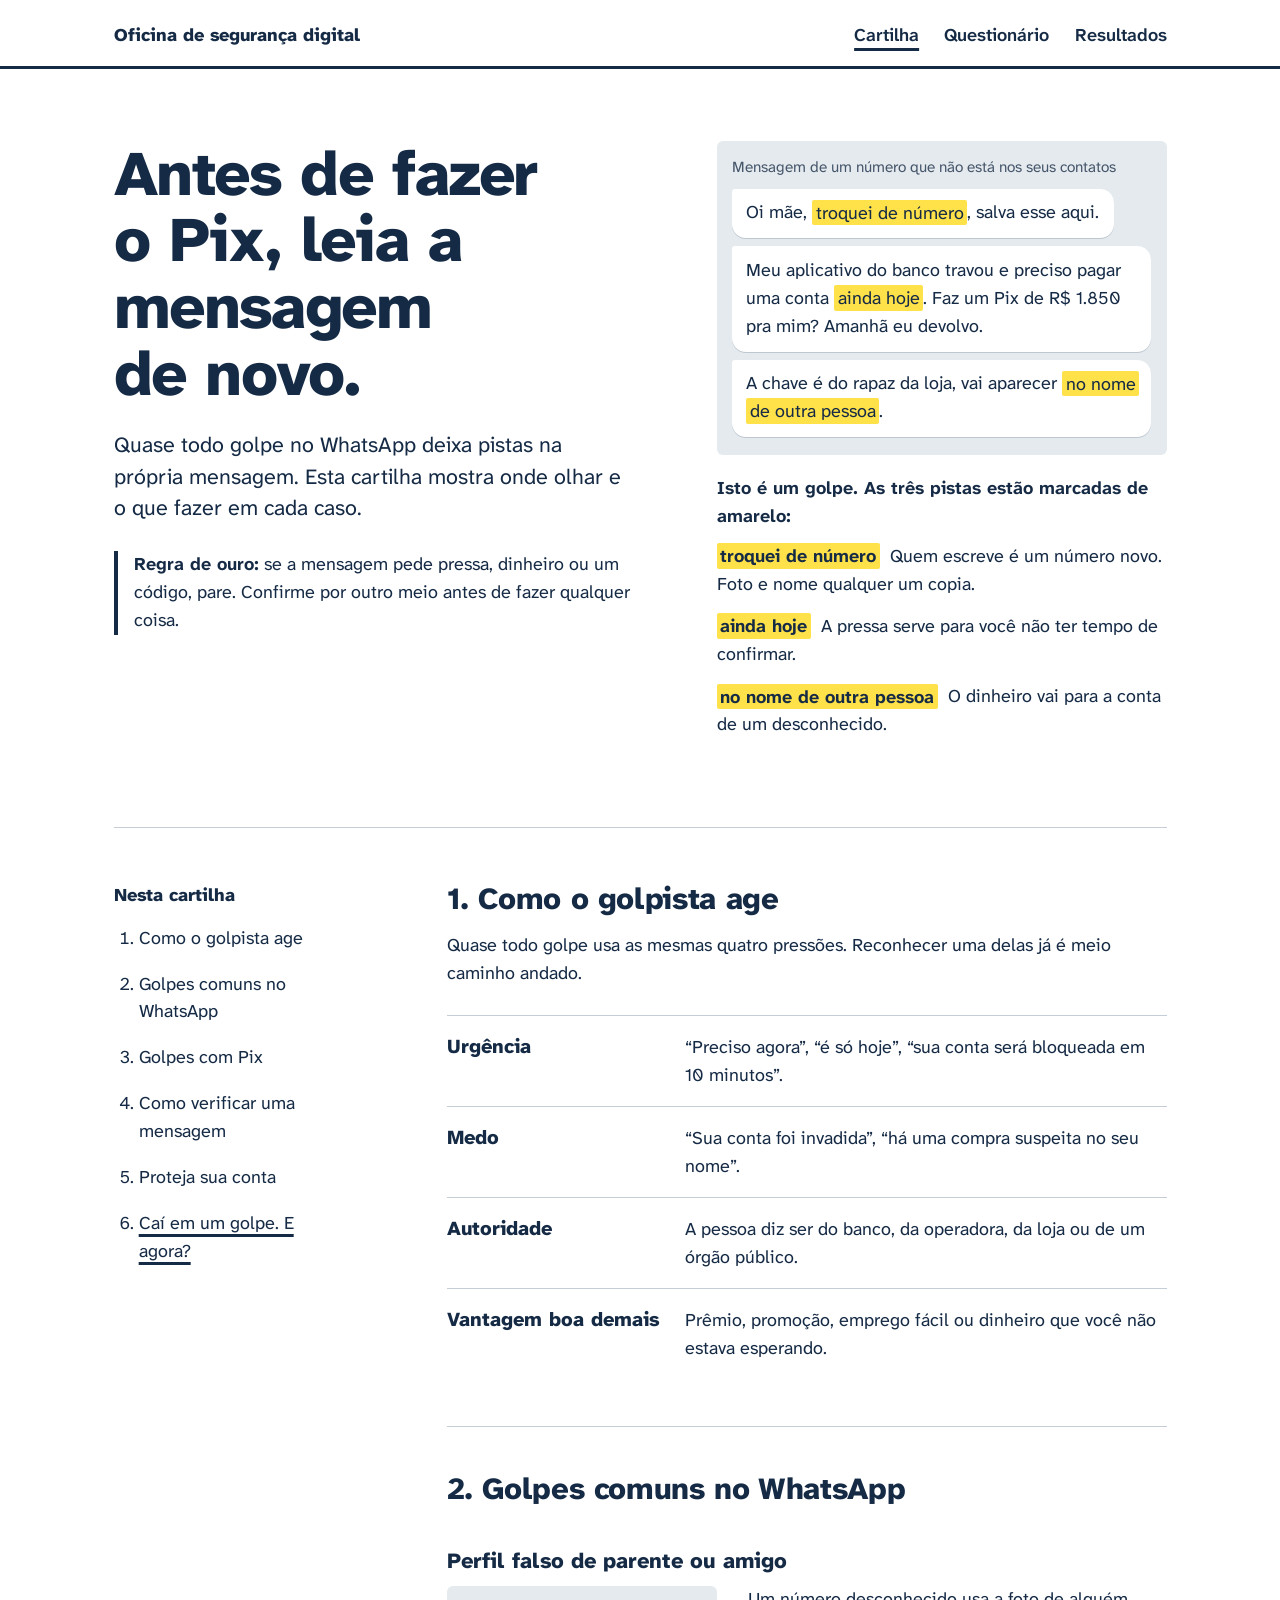
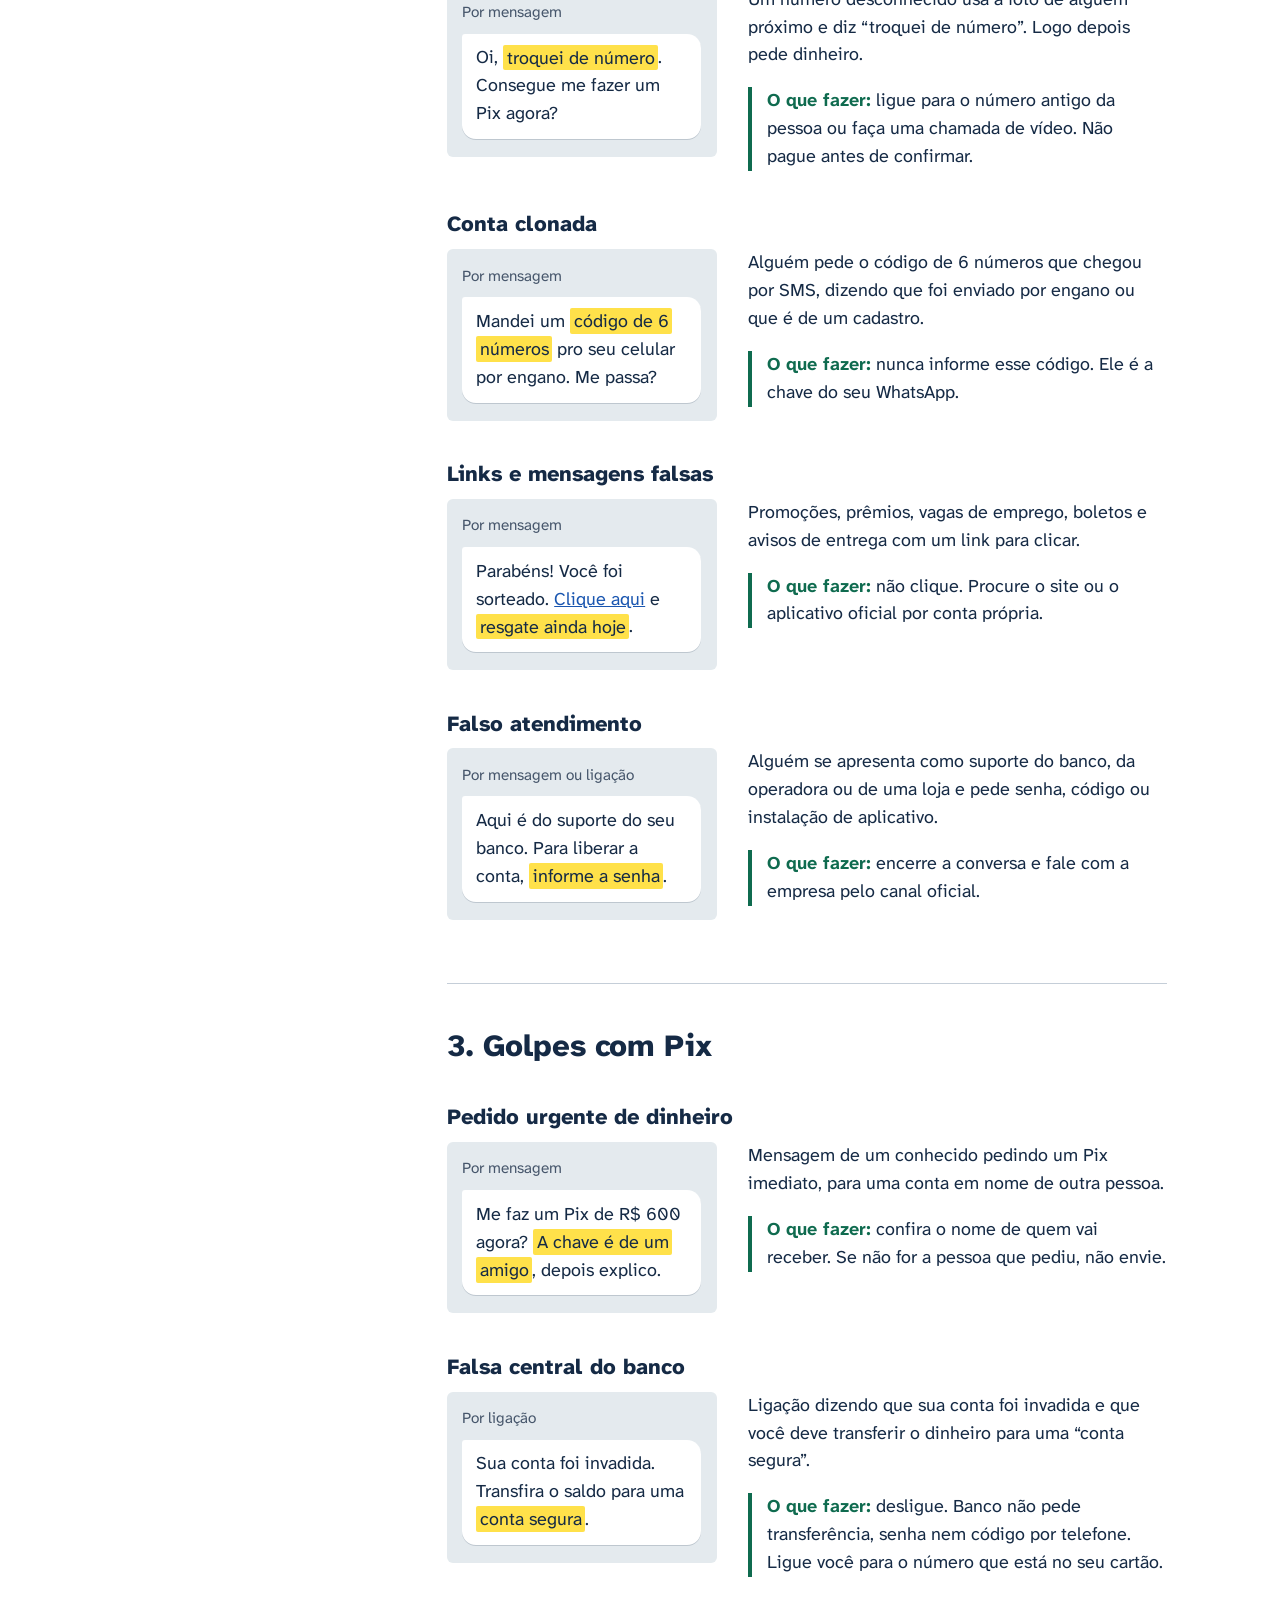
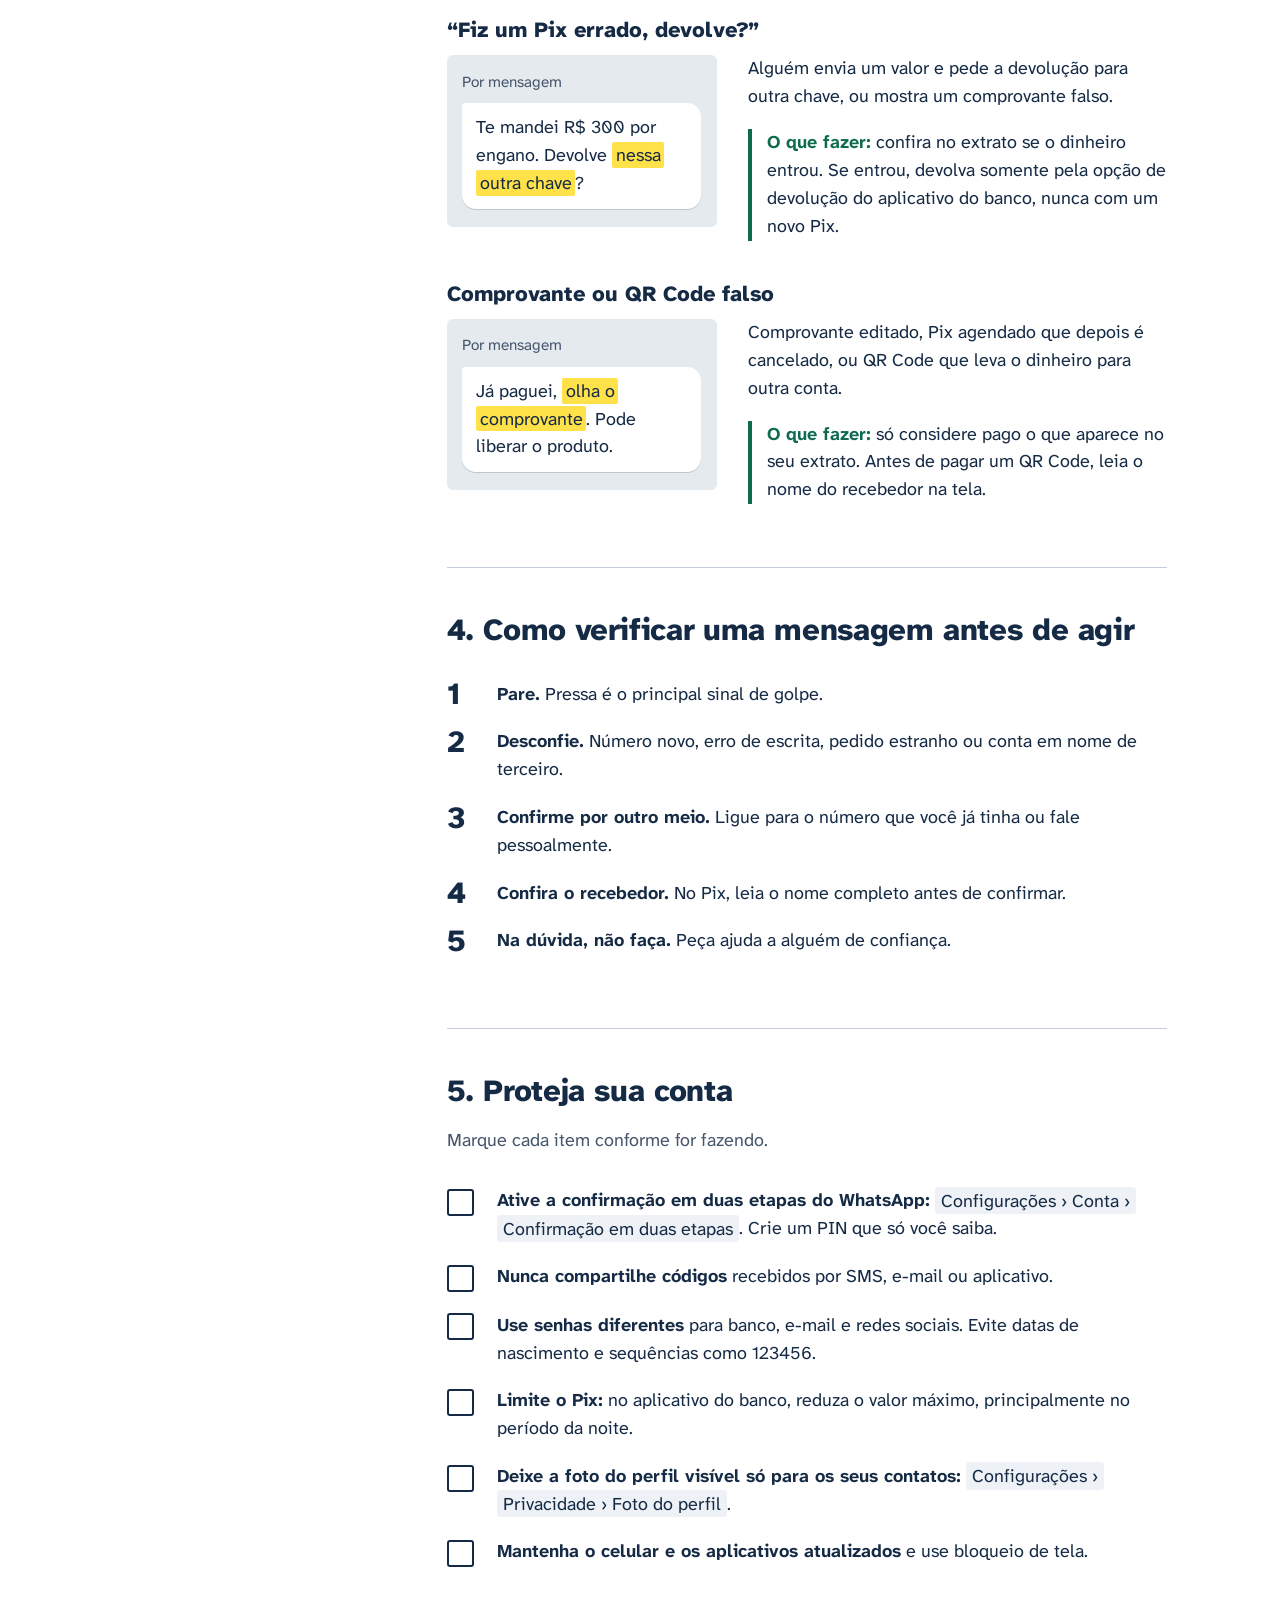
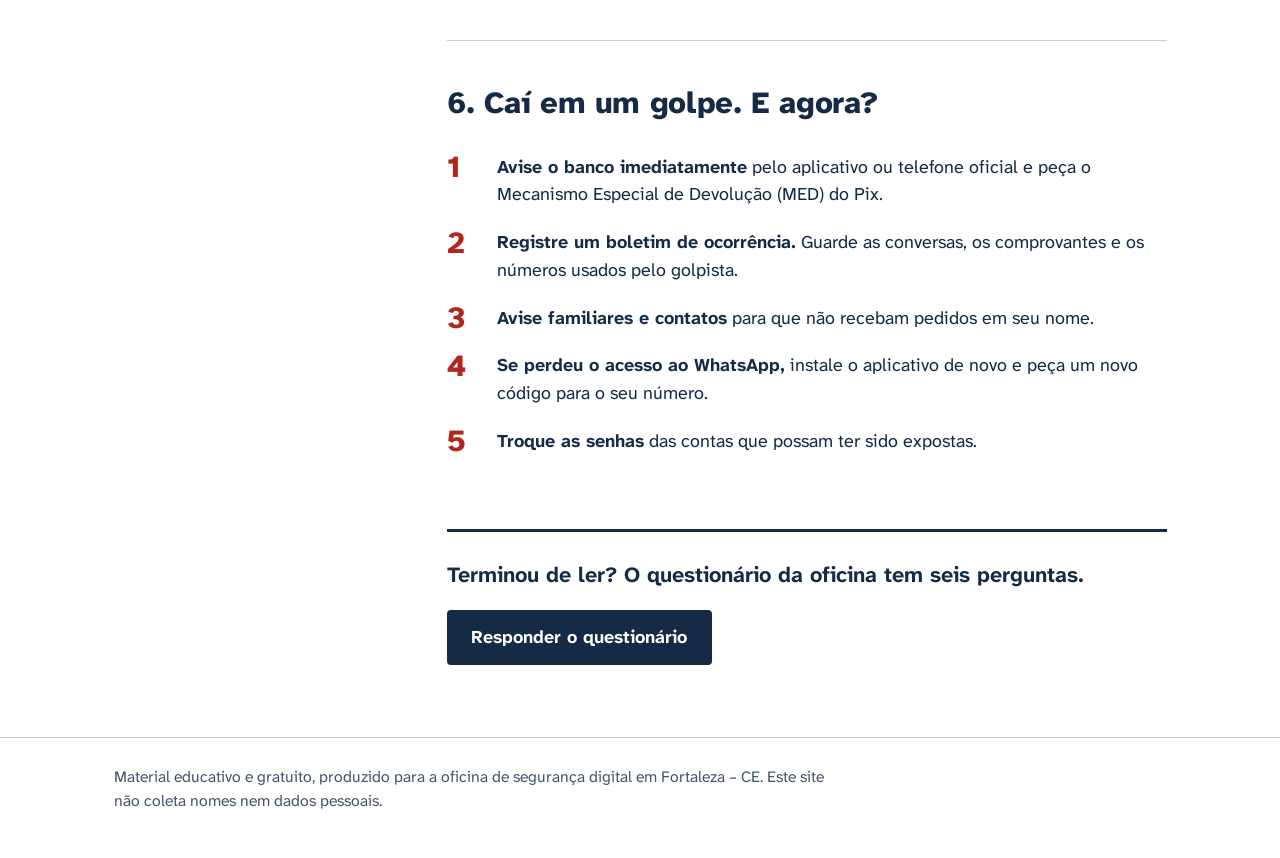
<file: index.html>
<!DOCTYPE html>
<html lang="pt-BR">
<head>
  <meta charset="utf-8">
  <meta name="viewport" content="width=device-width, initial-scale=1">
  <title>Cartilha de Segurança Digital: golpes no WhatsApp e Pix</title>
  <meta name="description" content="Cartilha gratuita para reconhecer e evitar golpes no WhatsApp e no Pix.">
  <meta property="og:type" content="website">
  <meta property="og:locale" content="pt_BR">
  <meta property="og:title" content="Cartilha de Segurança Digital: golpes no WhatsApp e Pix">
  <meta property="og:description" content="Aprenda a reconhecer um golpe pela própria mensagem, antes de fazer o Pix.">
  <meta name="theme-color" content="#ffffff">
  <link rel="icon" href="data:image/svg+xml,%3Csvg xmlns='http://www.w3.org/2000/svg' viewBox='0 0 32 32'%3E%3Crect width='32' height='32' rx='4' fill='%23152a45'/%3E%3Crect x='6' y='12' width='20' height='8' fill='%23ffe14a'/%3E%3C/svg%3E">
  <link rel="preconnect" href="https://fonts.googleapis.com">
  <link rel="preconnect" href="https://fonts.gstatic.com" crossorigin>
  <link rel="stylesheet" href="https://fonts.googleapis.com/css2?family=Atkinson+Hyperlegible+Next:wght@400..800&display=swap">
  <link rel="stylesheet" href="css/style.css">
</head>
<body>
  <a class="skip" href="#conteudo">Ir para o conteúdo</a>
  <header class="masthead">
    <div class="wrap masthead-inner">
      <a class="masthead-name" href="index.html">Oficina de segurança digital</a>
      <nav aria-label="Menu principal">
        <a href="index.html" aria-current="page">Cartilha</a>
        <a href="quiz.html">Questionário</a>
        <a href="results.html">Resultados</a>
      </nav>
    </div>
  </header>

  <main id="conteudo" class="wrap">
    <div class="opening">
      <div>
        <h1>Antes de fazer o Pix, leia a mensagem de novo.</h1>
        <p class="lead">
          Quase todo golpe no WhatsApp deixa pistas na própria mensagem.
          Esta cartilha mostra onde olhar e o que fazer em cada caso.
        </p>
        <p class="golden-rule">
          <strong>Regra de ouro:</strong> se a mensagem pede pressa, dinheiro ou um código, pare.
          Confirme por outro meio antes de fazer qualquer coisa.
        </p>
      </div>

      <figure class="specimen">
        <div class="chat">
          <p class="chat-from">Mensagem de um número que não está nos seus contatos</p>
          <p class="bubble">Oi mãe, <mark>troquei de número</mark>, salva esse aqui.</p>
          <p class="bubble">Meu aplicativo do banco travou e preciso pagar uma conta <mark>ainda hoje</mark>. Faz um Pix de R$ 1.850 pra mim? Amanhã eu devolvo.</p>
          <p class="bubble">A chave é do rapaz da loja, vai aparecer <mark>no nome de outra pessoa</mark>.</p>
        </div>
        <figcaption>
          <p>Isto é um golpe. As três pistas estão marcadas de amarelo:</p>
          <ul class="clues">
            <li><mark>troquei de número</mark> Quem escreve é um número novo. Foto e nome qualquer um copia.</li>
            <li><mark>ainda hoje</mark> A pressa serve para você não ter tempo de confirmar.</li>
            <li><mark>no nome de outra pessoa</mark> O dinheiro vai para a conta de um desconhecido.</li>
          </ul>
        </figcaption>
      </figure>
    </div>

    <div class="booklet">
      <nav class="toc" aria-label="Partes da cartilha">
        <p class="toc-title">Nesta cartilha</p>
        <ol>
          <li><a href="#sinais">Como o golpista age</a></li>
          <li><a href="#whatsapp">Golpes comuns no WhatsApp</a></li>
          <li><a href="#pix">Golpes com Pix</a></li>
          <li><a href="#verificar">Como verificar uma mensagem</a></li>
          <li><a href="#proteger">Proteja sua conta</a></li>
          <li><a href="#cai">Caí em um golpe. E agora?</a></li>
        </ol>
      </nav>

      <div class="chapters">
        <section class="chapter" id="sinais">
          <h2>1. Como o golpista age</h2>
          <p>Quase todo golpe usa as mesmas quatro pressões. Reconhecer uma delas já é meio caminho andado.</p>
          <dl class="pressures">
            <div>
              <dt>Urgência</dt>
              <dd>“Preciso agora”, “é só hoje”, “sua conta será bloqueada em 10 minutos”.</dd>
            </div>
            <div>
              <dt>Medo</dt>
              <dd>“Sua conta foi invadida”, “há uma compra suspeita no seu nome”.</dd>
            </div>
            <div>
              <dt>Autoridade</dt>
              <dd>A pessoa diz ser do banco, da operadora, da loja ou de um órgão público.</dd>
            </div>
            <div>
              <dt>Vantagem boa demais</dt>
              <dd>Prêmio, promoção, emprego fácil ou dinheiro que você não estava esperando.</dd>
            </div>
          </dl>
        </section>

        <section class="chapter" id="whatsapp">
          <h2>2. Golpes comuns no WhatsApp</h2>

          <article class="scam">
            <h3>Perfil falso de parente ou amigo</h3>
            <div class="scam-layout">
              <div class="chat">
                <p class="chat-from">Por mensagem</p>
                <p class="bubble">Oi, <mark>troquei de número</mark>. Consegue me fazer um Pix agora?</p>
              </div>
              <div class="scam-body">
                <p>Um número desconhecido usa a foto de alguém próximo e diz “troquei de número”. Logo depois pede dinheiro.</p>
                <p class="action"><strong>O que fazer:</strong> ligue para o número antigo da pessoa ou faça uma chamada de vídeo. Não pague antes de confirmar.</p>
              </div>
            </div>
          </article>

          <article class="scam">
            <h3>Conta clonada</h3>
            <div class="scam-layout">
              <div class="chat">
                <p class="chat-from">Por mensagem</p>
                <p class="bubble">Mandei um <mark>código de 6 números</mark> pro seu celular por engano. Me passa?</p>
              </div>
              <div class="scam-body">
                <p>Alguém pede o código de 6 números que chegou por SMS, dizendo que foi enviado por engano ou que é de um cadastro.</p>
                <p class="action"><strong>O que fazer:</strong> nunca informe esse código. Ele é a chave do seu WhatsApp.</p>
              </div>
            </div>
          </article>

          <article class="scam">
            <h3>Links e mensagens falsas</h3>
            <div class="scam-layout">
              <div>
                <div class="chat">
                  <p class="chat-from">Por mensagem</p>
                  <p class="bubble">Parabéns! Você foi sorteado. <button type="button" class="fake-link" id="bait" aria-expanded="false" aria-controls="caught">Clique aqui</button> e <mark>resgate ainda hoje</mark>.</p>
                </div>
                <p class="caught" id="caught" role="status" hidden>
                  <strong>Você clicou.</strong> Em um golpe de verdade, este link abriria uma página falsa
                  pedindo seus dados. Aqui era só um teste.
                </p>
              </div>
              <div class="scam-body">
                <p>Promoções, prêmios, vagas de emprego, boletos e avisos de entrega com um link para clicar.</p>
                <p class="action"><strong>O que fazer:</strong> não clique. Procure o site ou o aplicativo oficial por conta própria.</p>
              </div>
            </div>
          </article>

          <article class="scam">
            <h3>Falso atendimento</h3>
            <div class="scam-layout">
              <div class="chat">
                <p class="chat-from">Por mensagem ou ligação</p>
                <p class="bubble">Aqui é do suporte do seu banco. Para liberar a conta, <mark>informe a senha</mark>.</p>
              </div>
              <div class="scam-body">
                <p>Alguém se apresenta como suporte do banco, da operadora ou de uma loja e pede senha, código ou instalação de aplicativo.</p>
                <p class="action"><strong>O que fazer:</strong> encerre a conversa e fale com a empresa pelo canal oficial.</p>
              </div>
            </div>
          </article>
        </section>

        <section class="chapter" id="pix">
          <h2>3. Golpes com Pix</h2>

          <article class="scam">
            <h3>Pedido urgente de dinheiro</h3>
            <div class="scam-layout">
              <div class="chat">
                <p class="chat-from">Por mensagem</p>
                <p class="bubble">Me faz um Pix de R$ 600 agora? <mark>A chave é de um amigo</mark>, depois explico.</p>
              </div>
              <div class="scam-body">
                <p>Mensagem de um conhecido pedindo um Pix imediato, para uma conta em nome de outra pessoa.</p>
                <p class="action"><strong>O que fazer:</strong> confira o nome de quem vai receber. Se não for a pessoa que pediu, não envie.</p>
              </div>
            </div>
          </article>

          <article class="scam">
            <h3>Falsa central do banco</h3>
            <div class="scam-layout">
              <div class="chat">
                <p class="chat-from">Por ligação</p>
                <p class="bubble">Sua conta foi invadida. Transfira o saldo para uma <mark>conta segura</mark>.</p>
              </div>
              <div class="scam-body">
                <p>Ligação dizendo que sua conta foi invadida e que você deve transferir o dinheiro para uma “conta segura”.</p>
                <p class="action"><strong>O que fazer:</strong> desligue. Banco não pede transferência, senha nem código por telefone. Ligue você para o número que está no seu cartão.</p>
              </div>
            </div>
          </article>

          <article class="scam">
            <h3>“Fiz um Pix errado, devolve?”</h3>
            <div class="scam-layout">
              <div class="chat">
                <p class="chat-from">Por mensagem</p>
                <p class="bubble">Te mandei R$ 300 por engano. Devolve <mark>nessa outra chave</mark>?</p>
              </div>
              <div class="scam-body">
                <p>Alguém envia um valor e pede a devolução para outra chave, ou mostra um comprovante falso.</p>
                <p class="action"><strong>O que fazer:</strong> confira no extrato se o dinheiro entrou. Se entrou, devolva somente pela opção de devolução do aplicativo do banco, nunca com um novo Pix.</p>
              </div>
            </div>
          </article>

          <article class="scam">
            <h3>Comprovante ou QR Code falso</h3>
            <div class="scam-layout">
              <div class="chat">
                <p class="chat-from">Por mensagem</p>
                <p class="bubble">Já paguei, <mark>olha o comprovante</mark>. Pode liberar o produto.</p>
              </div>
              <div class="scam-body">
                <p>Comprovante editado, Pix agendado que depois é cancelado, ou QR Code que leva o dinheiro para outra conta.</p>
                <p class="action"><strong>O que fazer:</strong> só considere pago o que aparece no seu extrato. Antes de pagar um QR Code, leia o nome do recebedor na tela.</p>
              </div>
            </div>
          </article>
        </section>

        <section class="chapter" id="verificar">
          <h2>4. Como verificar uma mensagem antes de agir</h2>
          <ol class="steps">
            <li><strong>Pare.</strong> Pressa é o principal sinal de golpe.</li>
            <li><strong>Desconfie.</strong> Número novo, erro de escrita, pedido estranho ou conta em nome de terceiro.</li>
            <li><strong>Confirme por outro meio.</strong> Ligue para o número que você já tinha ou fale pessoalmente.</li>
            <li><strong>Confira o recebedor.</strong> No Pix, leia o nome completo antes de confirmar.</li>
            <li><strong>Na dúvida, não faça.</strong> Peça ajuda a alguém de confiança.</li>
          </ol>
        </section>

        <section class="chapter" id="proteger">
          <h2>5. Proteja sua conta</h2>
          <p class="checks-count" id="checks-count" aria-live="polite">Marque cada item conforme for fazendo.</p>
          <ul class="checks">
            <li><label><input type="checkbox"><span><strong>Ative a confirmação em duas etapas do WhatsApp:</strong> <span class="path">Configurações › Conta › Confirmação em duas etapas</span>. Crie um PIN que só você saiba.</span></label></li>
            <li><label><input type="checkbox"><span><strong>Nunca compartilhe códigos</strong> recebidos por SMS, e-mail ou aplicativo.</span></label></li>
            <li><label><input type="checkbox"><span><strong>Use senhas diferentes</strong> para banco, e-mail e redes sociais. Evite datas de nascimento e sequências como 123456.</span></label></li>
            <li><label><input type="checkbox"><span><strong>Limite o Pix:</strong> no aplicativo do banco, reduza o valor máximo, principalmente no período da noite.</span></label></li>
            <li><label><input type="checkbox"><span><strong>Deixe a foto do perfil visível só para os seus contatos:</strong> <span class="path">Configurações › Privacidade › Foto do perfil</span>.</span></label></li>
            <li><label><input type="checkbox"><span><strong>Mantenha o celular e os aplicativos atualizados</strong> e use bloqueio de tela.</span></label></li>
          </ul>
        </section>

        <section class="chapter" id="cai">
          <h2>6. Caí em um golpe. E agora?</h2>
          <ol class="steps steps-urgent">
            <li><strong>Avise o banco imediatamente</strong> pelo aplicativo ou telefone oficial e peça o Mecanismo Especial de Devolução (MED) do Pix.</li>
            <li><strong>Registre um boletim de ocorrência.</strong> Guarde as conversas, os comprovantes e os números usados pelo golpista.</li>
            <li><strong>Avise familiares e contatos</strong> para que não recebam pedidos em seu nome.</li>
            <li><strong>Se perdeu o acesso ao WhatsApp,</strong> instale o aplicativo de novo e peça um novo código para o seu número.</li>
            <li><strong>Troque as senhas</strong> das contas que possam ter sido expostas.</li>
          </ol>
        </section>

        <div class="next-step no-print">
          <p>Terminou de ler? O questionário da oficina tem seis perguntas.</p>
          <a class="button" href="quiz.html">Responder o questionário</a>
        </div>
      </div>
    </div>
  </main>

  <footer class="site-footer">
    <div class="wrap">
      <p>
        Material educativo e gratuito, produzido para a oficina de segurança digital em Fortaleza – CE.
        Este site não coleta nomes nem dados pessoais.
      </p>
    </div>
  </footer>

  <script src="js/booklet.js"></script>
</body>
</html>
</file>
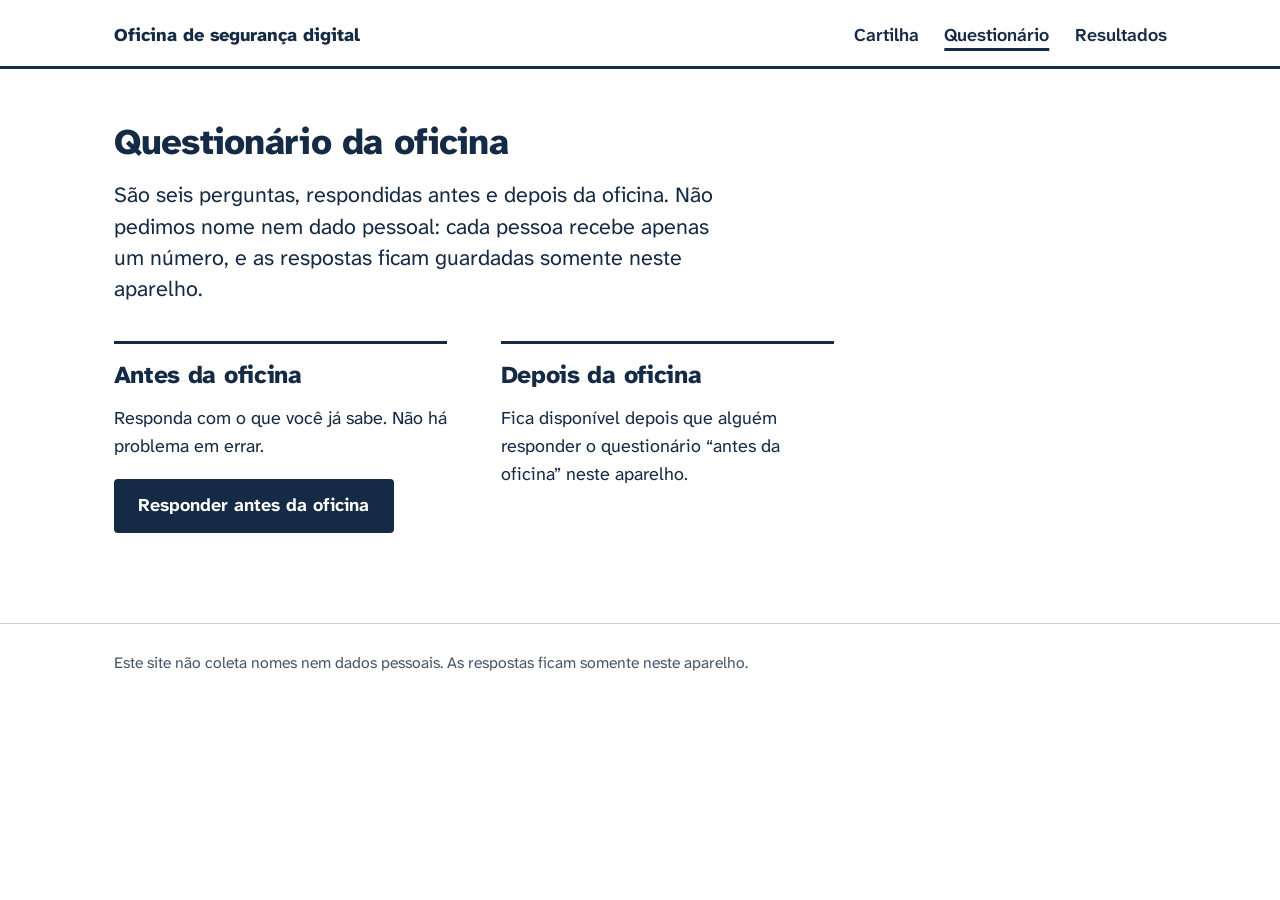
<file: quiz.html>
<!DOCTYPE html>
<html lang="pt-BR">
<head>
  <meta charset="utf-8">
  <meta name="viewport" content="width=device-width, initial-scale=1">
  <title>Questionário: Segurança Digital</title>
  <meta name="theme-color" content="#ffffff">
  <link rel="icon" href="data:image/svg+xml,%3Csvg xmlns='http://www.w3.org/2000/svg' viewBox='0 0 32 32'%3E%3Crect width='32' height='32' rx='4' fill='%23152a45'/%3E%3Crect x='6' y='12' width='20' height='8' fill='%23ffe14a'/%3E%3C/svg%3E">
  <link rel="preconnect" href="https://fonts.googleapis.com">
  <link rel="preconnect" href="https://fonts.gstatic.com" crossorigin>
  <link rel="stylesheet" href="https://fonts.googleapis.com/css2?family=Atkinson+Hyperlegible+Next:wght@400..800&display=swap">
  <link rel="stylesheet" href="css/style.css">
</head>
<body>
  <a class="skip" href="#conteudo">Ir para o conteúdo</a>
  <header class="masthead">
    <div class="wrap masthead-inner">
      <a class="masthead-name" href="index.html">Oficina de segurança digital</a>
      <nav aria-label="Menu principal">
        <a href="index.html">Cartilha</a>
        <a href="quiz.html" aria-current="page">Questionário</a>
        <a href="results.html">Resultados</a>
      </nav>
    </div>
  </header>

  <main id="conteudo" class="wrap">
    <div class="page">
      <section id="step-moment">
        <h1>Questionário da oficina</h1>
        <p class="lead">
          São seis perguntas, respondidas antes e depois da oficina. Não pedimos nome nem dado pessoal:
          cada pessoa recebe apenas um número, e as respostas ficam guardadas somente neste aparelho.
        </p>

        <div class="choices">
          <div class="choice">
            <h2>Antes da oficina</h2>
            <p>Responda com o que você já sabe. Não há problema em errar.</p>
            <button type="button" id="start-before">Responder antes da oficina</button>
          </div>

          <div class="choice">
            <h2>Depois da oficina</h2>
            <div id="after-box">
              <label for="participant-select">Qual é o seu número de participante?</label>
              <select id="participant-select"></select>
              <button type="button" id="start-after">Responder depois da oficina</button>
            </div>
            <p id="after-empty" class="hidden">
              Fica disponível depois que alguém responder o questionário “antes da oficina” neste aparelho.
            </p>
          </div>
        </div>
      </section>

      <section id="step-quiz" class="hidden">
        <h1 id="quiz-title">Questionário</h1>
        <p id="participant-label" class="participant-line"></p>
        <form id="quiz-form">
          <div id="questions"></div>
          <div class="quiz-bar">
            <div class="progress">
              <p id="progress-text" aria-live="polite"></p>
              <div id="progress-marks" class="progress-marks" aria-hidden="true"></div>
            </div>
            <button type="submit">Registrar respostas</button>
          </div>
        </form>
      </section>

      <section id="step-done" class="hidden">
        <h1>Respostas registradas</h1>
        <p id="ticket" class="ticket hidden">
          <span>Seu número de participante</span>
          <strong id="ticket-number"></strong>
        </p>
        <p id="done-message" class="done-message"></p>
        <div id="review"></div>
        <div class="actions">
          <button type="button" id="next-participant">Próximo participante</button>
          <a class="button secondary" href="index.html">Voltar à cartilha</a>
        </div>
      </section>
    </div>
  </main>

  <footer class="site-footer">
    <div class="wrap">
      <p>Este site não coleta nomes nem dados pessoais. As respostas ficam somente neste aparelho.</p>
    </div>
  </footer>

  <script src="js/questions.js"></script>
  <script src="js/storage.js"></script>
  <script src="js/quiz.js"></script>
</body>
</html>
</file>
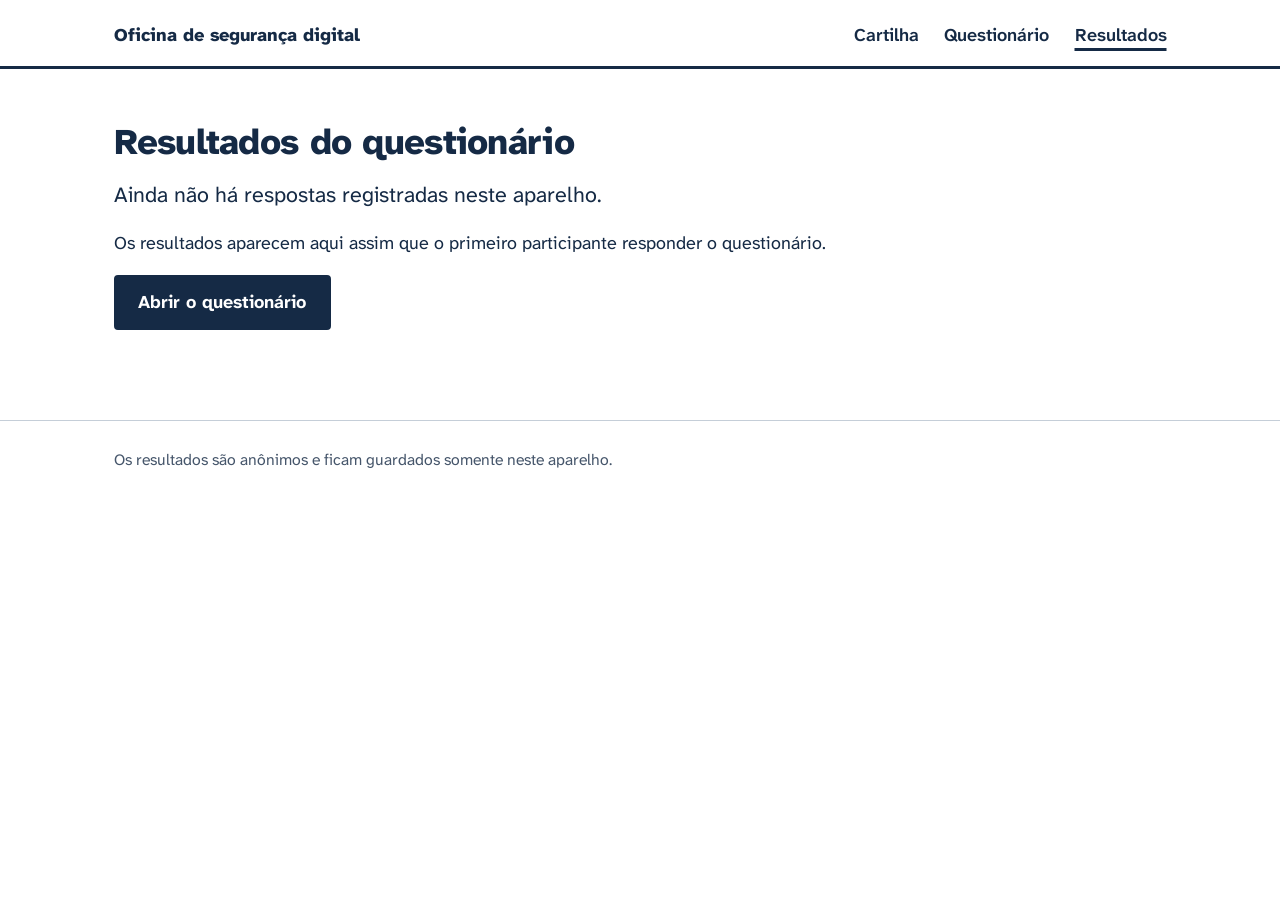
<file: results.html>
<!DOCTYPE html>
<html lang="pt-BR">
<head>
  <meta charset="utf-8">
  <meta name="viewport" content="width=device-width, initial-scale=1">
  <title>Resultados: Segurança Digital</title>
  <meta name="theme-color" content="#ffffff">
  <link rel="icon" href="data:image/svg+xml,%3Csvg xmlns='http://www.w3.org/2000/svg' viewBox='0 0 32 32'%3E%3Crect width='32' height='32' rx='4' fill='%23152a45'/%3E%3Crect x='6' y='12' width='20' height='8' fill='%23ffe14a'/%3E%3C/svg%3E">
  <link rel="preconnect" href="https://fonts.googleapis.com">
  <link rel="preconnect" href="https://fonts.gstatic.com" crossorigin>
  <link rel="stylesheet" href="https://fonts.googleapis.com/css2?family=Atkinson+Hyperlegible+Next:wght@400..800&display=swap">
  <link rel="stylesheet" href="css/style.css">
</head>
<body>
  <a class="skip" href="#conteudo">Ir para o conteúdo</a>
  <header class="masthead">
    <div class="wrap masthead-inner">
      <a class="masthead-name" href="index.html">Oficina de segurança digital</a>
      <nav aria-label="Menu principal">
        <a href="index.html">Cartilha</a>
        <a href="quiz.html">Questionário</a>
        <a href="results.html" aria-current="page">Resultados</a>
      </nav>
    </div>
  </header>

  <main id="conteudo" class="wrap">
    <div class="page">
      <h1>Resultados do questionário</h1>

      <div id="empty">
        <p class="lead">Ainda não há respostas registradas neste aparelho.</p>
        <p>Os resultados aparecem aqui assim que o primeiro participante responder o questionário.</p>
        <a class="button" href="quiz.html">Abrir o questionário</a>
      </div>

      <div id="data" class="hidden">
        <p class="lead">Respostas registradas neste aparelho, sem nome nem dado pessoal.</p>

        <h2>Acertos por participante</h2>
        <div class="table-wrap">
        <table class="summary">
          <thead>
            <tr>
              <th class="left">Participante</th>
              <th>Antes (de <span id="total-before"></span>)</th>
              <th>Depois (de <span id="total-after"></span>)</th>
              <th>Diferença</th>
            </tr>
          </thead>
          <tbody id="summary-body"></tbody>
        </table>
        </div>

        <h2>Participantes que acertaram cada pergunta</h2>
        <div class="table-wrap">
        <table>
          <thead>
            <tr>
              <th class="left">Pergunta</th>
              <th>Antes</th>
              <th>Depois</th>
            </tr>
          </thead>
          <tbody id="question-body"></tbody>
        </table>
        </div>

        <div class="actions no-print">
          <button type="button" id="export">Exportar tabela (CSV)</button>
          <button type="button" class="danger" id="clear">Apagar registros</button>
        </div>
      </div>
    </div>
  </main>

  <footer class="site-footer">
    <div class="wrap">
      <p>Os resultados são anônimos e ficam guardados somente neste aparelho.</p>
    </div>
  </footer>

  <script src="js/questions.js"></script>
  <script src="js/storage.js"></script>
  <script src="js/results.js"></script>
</body>
</html>
</file>
<file: css/style.css>
/*
  Identidade visual: "a mensagem marcada".
  Papel branco e tinta azul-noite. O amarelo aparece somente sobre uma pista de
  golpe e o verde somente em uma ação segura, para que a cor sempre signifique algo.
*/
:root {
  --paper: #ffffff;
  --ink: #152a45;
  --ink-soft: #46566b;
  --marker: #ffe14a;
  --safe: #0f6b4f;
  --danger: #b3261e;
  --chat: #e4eaee;
  --rule: #c5ced8;
  --tint: #eef2f6;
  --measure: 40rem;
  color-scheme: light;
}

*,
*::before,
*::after {
  box-sizing: border-box;
}

html {
  font-size: 112.5%;
  -webkit-text-size-adjust: 100%;
  scroll-padding-bottom: 6rem;
}

::selection {
  background: var(--marker);
  color: var(--ink);
}

body {
  margin: 0;
  background: var(--paper);
  color: var(--ink);
  font-family: "Atkinson Hyperlegible Next", "Atkinson Hyperlegible", Verdana, "Segoe UI", sans-serif;
  line-height: 1.55;
}

h1,
h2,
h3 {
  font-weight: 800;
  text-wrap: balance;
}

h1 {
  font-size: 2rem;
  line-height: 1.1;
  letter-spacing: -0.02em;
  margin: 0 0 1rem;
}

h2 {
  font-size: 1.7rem;
  line-height: 1.15;
  letter-spacing: -0.012em;
  margin: 0 0 0.8rem;
}

h3 {
  font-size: 1.2rem;
  line-height: 1.25;
  margin: 0 0 0.6rem;
}

p {
  margin: 0 0 1rem;
}

a {
  color: var(--ink);
  text-decoration-thickness: 0.08em;
  text-underline-offset: 0.2em;
}

:focus-visible {
  outline: 3px solid var(--ink);
  outline-offset: 3px;
}

mark {
  background: var(--marker);
  color: inherit;
  padding: 0.05em 0.2em;
  border-radius: 2px;
  -webkit-box-decoration-break: clone;
  box-decoration-break: clone;
}

.hidden {
  display: none !important;
}

.wrap {
  max-width: 63.5rem;
  margin-inline: auto;
  padding-inline: 1.15rem;
}

.skip {
  position: absolute;
  left: 1rem;
  top: -4rem;
  background: var(--ink);
  color: #fff;
  padding: 0.6rem 1rem;
  z-index: 1;
}

.skip:focus {
  top: 0.5rem;
}

/* Cabeçalho */

.masthead {
  border-bottom: 3px solid var(--ink);
}

.masthead-inner {
  display: flex;
  flex-wrap: wrap;
  align-items: baseline;
  justify-content: space-between;
  column-gap: 2rem;
  padding-block: 0.7rem 0.3rem;
}

.masthead-name {
  font-weight: 800;
  text-decoration: none;
  padding-block: 0.35rem;
}

.masthead nav {
  display: flex;
  gap: 1.4rem;
}

.masthead nav a {
  font-weight: 600;
  text-decoration: none;
  padding-block: 0.55rem;
}

.masthead nav a:hover {
  text-decoration: underline;
}

.masthead nav a[aria-current="page"] {
  text-decoration: underline;
  text-decoration-thickness: 3px;
  text-underline-offset: 0.4em;
}

/* Abertura da cartilha */

.opening {
  display: grid;
  gap: 2rem;
  padding-block: 2rem 2.5rem;
}

.opening h1 {
  font-size: clamp(2.1rem, 1.3rem + 3.6vw, 3.5rem);
  line-height: 1.06;
  letter-spacing: -0.022em;
  margin-bottom: 1.25rem;
  max-width: 16ch;
}

.lead {
  font-size: 1.2rem;
  line-height: 1.45;
  max-width: 34rem;
}

.golden-rule {
  border-left: 4px solid var(--ink);
  padding-left: 0.9rem;
  margin: 1.5rem 0 0;
  max-width: 30rem;
}

.specimen {
  margin: 0;
}

.specimen figcaption {
  margin-top: 1.1rem;
}

.specimen figcaption p {
  font-weight: 700;
  margin-bottom: 0.3rem;
}

.clues {
  list-style: none;
  margin: 0;
  padding: 0;
}

.clues li {
  padding-block: 0.4rem;
}

.clues mark {
  font-weight: 700;
  margin-right: 0.3rem;
}

.specimen mark {
  background: linear-gradient(var(--marker), var(--marker)) no-repeat 0 0 / 100% 100%;
}

/* Mensagens de exemplo */

.chat {
  background: var(--chat);
  border-radius: 6px;
  padding: 0.85rem 0.85rem 1rem;
}

.chat-from {
  font-size: 0.85rem;
  color: var(--ink-soft);
  margin: 0 0 0.5rem;
}

.bubble {
  background: #fff;
  border-radius: 3px 14px 14px 14px;
  box-shadow: 0 1px 0 rgba(21, 42, 69, 0.18);
  padding: 0.6rem 0.8rem;
  margin: 0 0 0.45rem;
  width: fit-content;
  max-width: 100%;
}

.bubble:last-child {
  margin-bottom: 0;
}

.caught {
  border-left: 4px solid var(--danger);
  padding-left: 0.85rem;
  margin: 0.9rem 0 0;
}

.caught strong {
  color: var(--danger);
}

/* Corpo da cartilha */

.booklet {
  display: grid;
  gap: 2.5rem;
  border-top: 1px solid var(--rule);
  padding-top: 2rem;
}

.toc-title {
  font-weight: 800;
  margin: 0 0 0.3rem;
}

.toc ol {
  margin: 0;
  padding-left: 1.4rem;
}

.toc a {
  display: block;
  padding-block: 0.5rem;
  text-decoration: none;
}

.toc a:hover {
  text-decoration: underline;
}

.toc a[aria-current] {
  text-decoration: underline;
  text-decoration-thickness: 3px;
  text-underline-offset: 0.3em;
}

.chapters {
  max-width: var(--measure);
}

.chapter {
  scroll-margin-top: 1.5rem;
}

.chapter + .chapter {
  margin-top: 3.5rem;
  padding-top: 2.5rem;
  border-top: 1px solid var(--rule);
}

.pressures {
  margin: 1.5rem 0 0;
}

.pressures > div {
  padding-block: 0.9rem;
  border-top: 1px solid var(--rule);
}

.pressures > div:last-child {
  padding-bottom: 0;
}

.pressures dt {
  font-weight: 800;
  font-size: 1.1rem;
}

.pressures dd {
  margin: 0.2rem 0 0;
}

.scam {
  margin-top: 2.25rem;
}

.scam-layout {
  display: grid;
  gap: 1rem;
}

.scam-body p:last-child {
  margin-bottom: 0;
}

.action {
  border-left: 4px solid var(--safe);
  padding-left: 0.85rem;
}

.action strong {
  color: var(--safe);
}

.steps,
.checks {
  list-style: none;
  margin: 1.25rem 0 0;
  padding: 0;
}

.steps {
  counter-reset: step;
}

.steps li {
  counter-increment: step;
  position: relative;
  padding: 0.55rem 0 0.55rem 2.8rem;
}

.steps li::before {
  content: counter(step);
  position: absolute;
  left: 0;
  top: 0.3rem;
  font-size: 1.7rem;
  font-weight: 800;
  line-height: 1.2;
}

.steps-urgent li::before {
  color: var(--danger);
}

.checks label {
  display: flex;
  align-items: flex-start;
  gap: 1.3rem;
  padding-block: 0.55rem;
  font-weight: 400;
  cursor: pointer;
}

.checks input {
  -webkit-appearance: none;
  appearance: none;
  flex: none;
  display: grid;
  place-content: center;
  width: 1.5rem;
  height: 1.5rem;
  margin: 0.1rem 0 0;
  background: #fff;
  border: 2px solid var(--ink);
  border-radius: 3px;
  cursor: pointer;
}

.checks input::before {
  content: "";
  width: 0.42rem;
  height: 0.8rem;
  margin-top: -0.15rem;
  border: solid #fff;
  border-width: 0 3px 3px 0;
  transform: rotate(45deg) scale(0);
}

.checks input:checked {
  background: var(--safe);
  border-color: var(--safe);
}

.checks input:checked::before {
  transform: rotate(45deg) scale(1);
}

.checks-count {
  margin: 1rem 0 0;
  color: var(--ink-soft);
}

.checks-count.all-done {
  color: var(--safe);
  font-weight: 700;
}

.path {
  background: var(--tint);
  border-radius: 3px;
  padding: 0.1em 0.35em;
  -webkit-box-decoration-break: clone;
  box-decoration-break: clone;
}

.next-step {
  margin-top: 3.5rem;
  padding-top: 1.5rem;
  border-top: 3px solid var(--ink);
}

.next-step p {
  font-weight: 700;
  font-size: 1.2rem;
}

/* Botões e formulário */

.button,
button {
  display: inline-block;
  background: var(--ink);
  color: #fff;
  border: 2px solid var(--ink);
  border-radius: 4px;
  padding: 0.75rem 1.25rem;
  min-height: 3rem;
  font: inherit;
  font-weight: 700;
  line-height: 1.3;
  text-align: center;
  text-decoration: none;
  cursor: pointer;
}

.button:hover,
button:hover {
  background: #0b1a2e;
  border-color: #0b1a2e;
}

.button.secondary,
button.secondary {
  background: transparent;
  color: var(--ink);
}

.button.secondary:hover,
button.secondary:hover {
  background: var(--tint);
  border-color: var(--ink);
}

button.danger {
  background: transparent;
  color: var(--danger);
  border-color: var(--danger);
}

button.danger:hover {
  background: var(--danger);
  border-color: var(--danger);
  color: #fff;
}

button.fake-link {
  display: inline;
  min-height: 0;
  padding: 0;
  background: none;
  border: 0;
  border-radius: 0;
  color: #1a56b0;
  font-weight: 400;
  line-height: inherit;
  text-decoration: underline;
}

button.fake-link:hover {
  background: none;
  color: #123f85;
}

.actions {
  display: flex;
  flex-wrap: wrap;
  gap: 0.75rem;
  margin-top: 1.75rem;
}

label {
  font-weight: 700;
}

select {
  display: block;
  width: 100%;
  max-width: 18rem;
  min-height: 3rem;
  margin: 0.4rem 0 1rem;
  padding: 0.6rem 0.7rem;
  background: #fff;
  color: var(--ink);
  border: 2px solid var(--ink);
  border-radius: 4px;
  font: inherit;
}

fieldset {
  border: 0;
  margin: 2.25rem 0 0;
  padding: 0;
  min-width: 0;
}

legend {
  padding: 0;
  margin-bottom: 0.5rem;
  font-size: 1.15rem;
  font-weight: 700;
  line-height: 1.35;
}

.question-count {
  display: block;
  font-size: 0.875rem;
  font-weight: 400;
  color: var(--ink-soft);
  margin-bottom: 0.2rem;
}

label.option {
  display: flex;
  align-items: flex-start;
  gap: 0.75rem;
  margin-top: 0.5rem;
  padding: 0.8rem 0.9rem;
  border: 2px solid var(--rule);
  border-radius: 4px;
  font-weight: 400;
  cursor: pointer;
}

label.option:hover {
  border-color: var(--ink-soft);
}

label.option:has(input:checked) {
  border-color: var(--ink);
  background: var(--tint);
  box-shadow: inset 4px 0 0 var(--ink);
}

label.option input {
  flex: none;
  width: 1.35rem;
  height: 1.35rem;
  margin: 0.1rem 0 0;
  accent-color: var(--ink);
}

.quiz-bar {
  position: sticky;
  bottom: 0;
  display: flex;
  align-items: center;
  justify-content: space-between;
  gap: 1rem;
  margin-top: 2.25rem;
  padding-block: 0.75rem;
  background: var(--paper);
  border-top: 3px solid var(--ink);
}

.progress p {
  margin: 0 0 0.35rem;
  font-size: 0.875rem;
  font-weight: 700;
}

.progress-marks {
  display: flex;
  gap: 4px;
}

.progress-marks span {
  width: 1.1rem;
  height: 0.5rem;
  background: var(--rule);
}

.progress-marks span.done {
  background: var(--ink);
}

/* Páginas do questionário e dos resultados */

.page {
  max-width: var(--measure);
  padding-block: 2rem 1rem;
}

.page h2 {
  font-size: 1.35rem;
  margin-top: 2.5rem;
}

.choices {
  display: grid;
  gap: 2.5rem;
  margin-top: 2rem;
}

.choice {
  border-top: 3px solid var(--ink);
  padding-top: 1rem;
}

.choice h2 {
  margin-top: 0;
}

.participant-line {
  font-weight: 700;
}

.ticket {
  width: fit-content;
  border: 2px dashed var(--ink);
  padding: 0.8rem 1.6rem 0.6rem;
  text-align: center;
  margin: 1.25rem 0;
}

.ticket span {
  display: block;
  font-size: 0.875rem;
}

.ticket strong {
  display: block;
  font-size: 4.5rem;
  line-height: 1;
}

.done-message {
  font-size: 1.2rem;
}

.review-item {
  border-top: 1px solid var(--rule);
  padding-block: 1.1rem 0.2rem;
}

.review-item h3 {
  font-size: 1.05rem;
  font-weight: 700;
  text-wrap: pretty;
}

.review-item p {
  margin-bottom: 0.5rem;
}

.yours {
  color: var(--danger);
}

.correct {
  color: var(--safe);
  font-weight: 700;
}

.feedback {
  color: var(--ink-soft);
}

.table-wrap {
  overflow-x: auto;
  margin-bottom: 2.5rem;
}

table {
  border-collapse: collapse;
  width: 100%;
  font-variant-numeric: tabular-nums;
}

th,
td {
  padding: 0.7rem 0.5rem;
  text-align: center;
  vertical-align: top;
  border-bottom: 1px solid var(--rule);
}

th {
  font-weight: 700;
  border-bottom: 2px solid var(--ink);
  vertical-align: bottom;
}

th.left,
td.left {
  text-align: left;
  padding-left: 0;
}

.summary td.left {
  white-space: nowrap;
}

td.gain {
  color: var(--safe);
  font-weight: 700;
}

td.loss {
  color: var(--danger);
  font-weight: 700;
}

/* Rodapé */

.site-footer {
  margin-top: 4rem;
  border-top: 1px solid var(--rule);
  padding-block: 1.5rem 2.5rem;
  color: var(--ink-soft);
  font-size: 0.875rem;
}

.site-footer p {
  max-width: var(--measure);
  margin: 0;
}

/* Telas maiores */

@media (max-width: 30rem) {
  .actions > *,
  .choice button {
    width: 100%;
  }

  .quiz-bar button {
    padding-inline: 0.9rem;
    white-space: nowrap;
  }

  th,
  td {
    padding: 0.6rem 0.3rem;
    font-size: 0.9rem;
  }
}

@media (min-width: 34rem) {
  .pressures > div {
    display: grid;
    grid-template-columns: 12rem minmax(0, 1fr);
    gap: 1.25rem;
    align-items: baseline;
  }

  .pressures dd {
    margin: 0;
  }
}

@media (min-width: 44rem) {
  .wrap {
    padding-inline: 2.5rem;
  }

  .scam-layout {
    grid-template-columns: 15rem minmax(0, 1fr);
    gap: 1.75rem;
    align-items: start;
  }

  .choices {
    grid-template-columns: 1fr 1fr;
    gap: 3rem;
  }

  .page {
    padding-top: 3rem;
  }
}

@media (min-width: 60rem) {
  .opening {
    grid-template-columns: minmax(0, 1fr) 25rem;
    gap: 4.5rem;
    align-items: start;
    padding-block: 4rem 4.5rem;
  }

  .booklet {
    grid-template-columns: 13rem minmax(0, var(--measure));
    gap: 5.5rem;
    padding-top: 3rem;
  }

  .toc {
    position: sticky;
    top: 1.5rem;
    align-self: start;
  }
}

/*
  Movimento: uma única sequência de abertura (as mensagens chegam e as pistas
  são marcadas). O restante apenas responde a uma ação de quem está usando.
*/
@media (prefers-reduced-motion: no-preference) {
  html {
    scroll-behavior: smooth;
  }

  .specimen.armed .bubble {
    opacity: 0;
  }

  .specimen.armed mark {
    background-size: 0 100%;
  }

  .specimen.play .bubble {
    animation: arrive 0.3s ease-out backwards;
  }

  .specimen.play .bubble:nth-of-type(2) { animation-delay: 0.1s; }
  .specimen.play .bubble:nth-of-type(3) { animation-delay: 0.6s; }
  .specimen.play .bubble:nth-of-type(4) { animation-delay: 1.1s; }

  .specimen.play mark {
    animation: swipe 0.45s ease-out backwards;
  }

  .specimen.play .bubble:nth-of-type(2) mark,
  .specimen.play .clues li:nth-child(1) mark { animation-delay: 1.7s; }
  .specimen.play .bubble:nth-of-type(3) mark,
  .specimen.play .clues li:nth-child(2) mark { animation-delay: 2.15s; }
  .specimen.play .bubble:nth-of-type(4) mark,
  .specimen.play .clues li:nth-child(3) mark { animation-delay: 2.6s; }

  .ticket {
    animation: stamp 0.3s cubic-bezier(0.2, 0.9, 0.3, 1.3) backwards;
  }

  .caught {
    animation: arrive 0.25s ease-out backwards;
  }

  .checks input,
  .checks input::before,
  label.option,
  .progress-marks span {
    transition: background-color 0.15s, border-color 0.15s, box-shadow 0.15s, transform 0.15s ease-out;
  }
}

@keyframes arrive {
  from {
    opacity: 0;
    transform: translateY(0.4rem);
  }
}

@keyframes swipe {
  from {
    background-size: 0 100%;
  }
}

@keyframes stamp {
  from {
    opacity: 0;
    transform: scale(1.15) rotate(-3deg);
  }
}

@media print {
  .masthead nav,
  .toc,
  .skip,
  .caught,
  .checks-count,
  .no-print {
    display: none;
  }

  .specimen .bubble,
  .specimen mark {
    animation: none !important;
    opacity: 1 !important;
    background-size: 100% 100% !important;
  }

  mark,
  .chat,
  .path {
    -webkit-print-color-adjust: exact;
    print-color-adjust: exact;
  }

  .scam,
  .steps li,
  .checks li {
    break-inside: avoid;
  }
}
</file>
